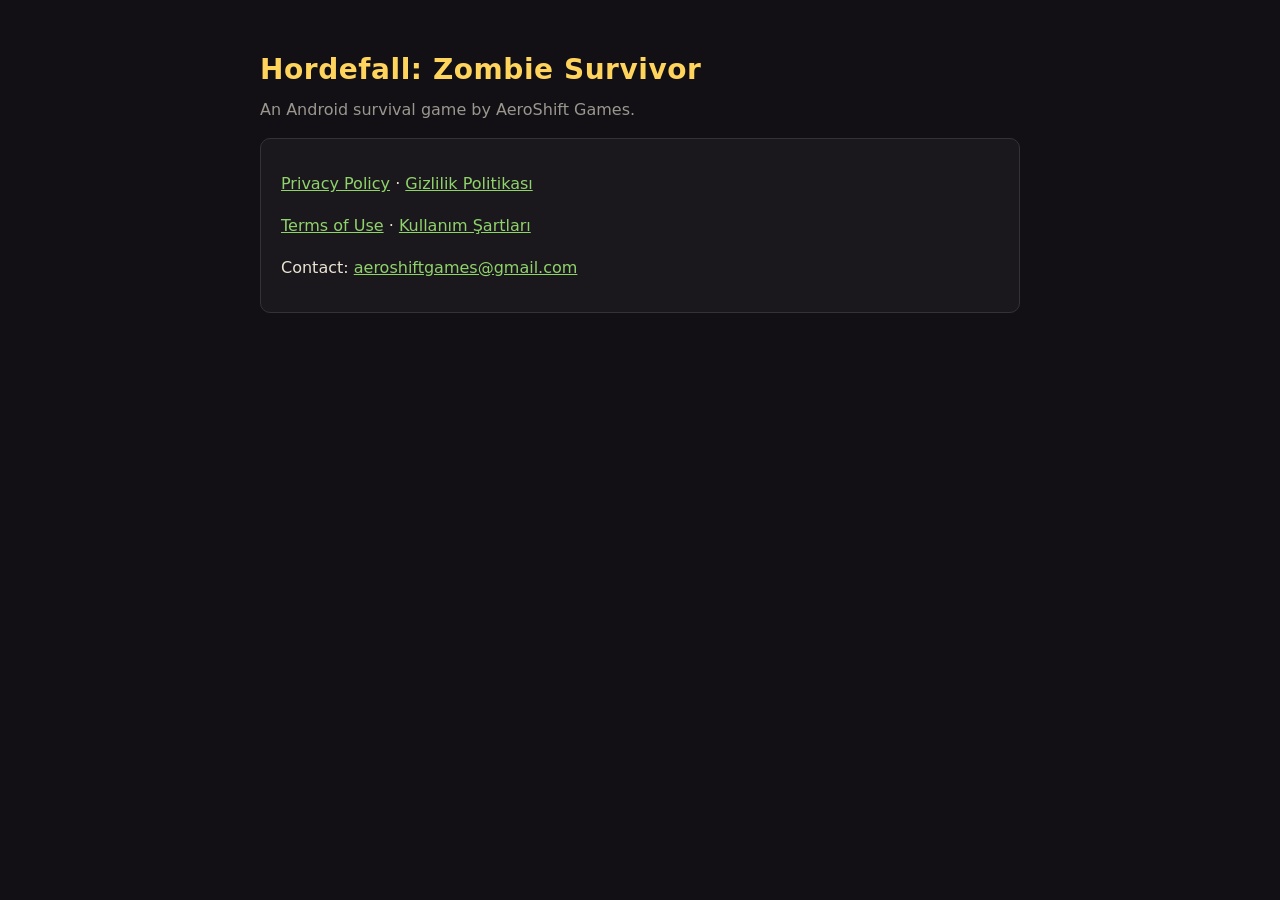
<file: index.html>
<!doctype html>
<html lang="en">
<head>
<meta charset="utf-8">
<meta name="viewport" content="width=device-width, initial-scale=1">
<title>Hordefall: Zombie Survivor</title>
<link rel="stylesheet" href="style.css">
</head>
<body>
<main>
<h1>Hordefall: Zombie Survivor</h1>
<p class="sub">An Android survival game by AeroShift Games.</p>
<div class="card">
<p><a href="privacy.html">Privacy Policy</a> · <a href="privacy.html#tr">Gizlilik Politikası</a></p>
<p><a href="terms.html">Terms of Use</a> · <a href="terms.html#tr">Kullanım Şartları</a></p>
<p>Contact: <a href="mailto:aeroshiftgames@gmail.com">aeroshiftgames@gmail.com</a></p>
</div>
</main>
</body>
</html>
</file>
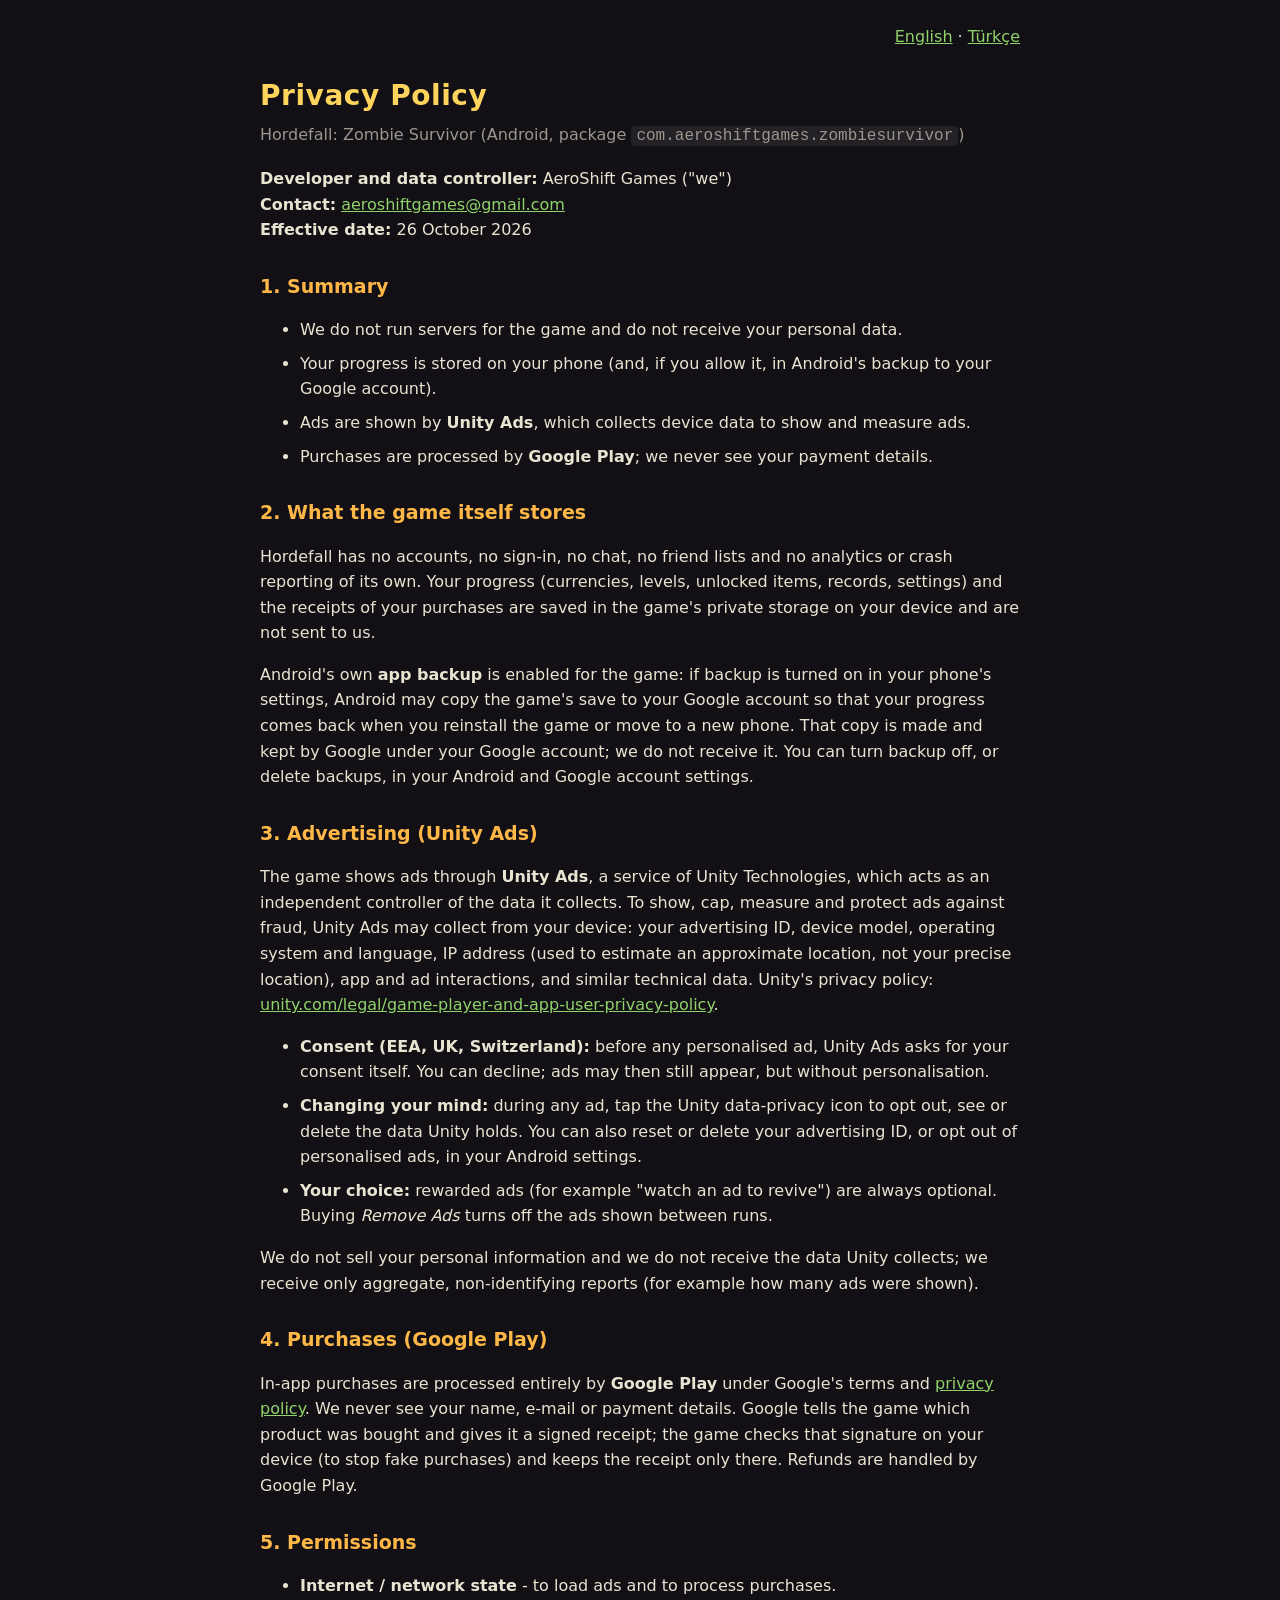
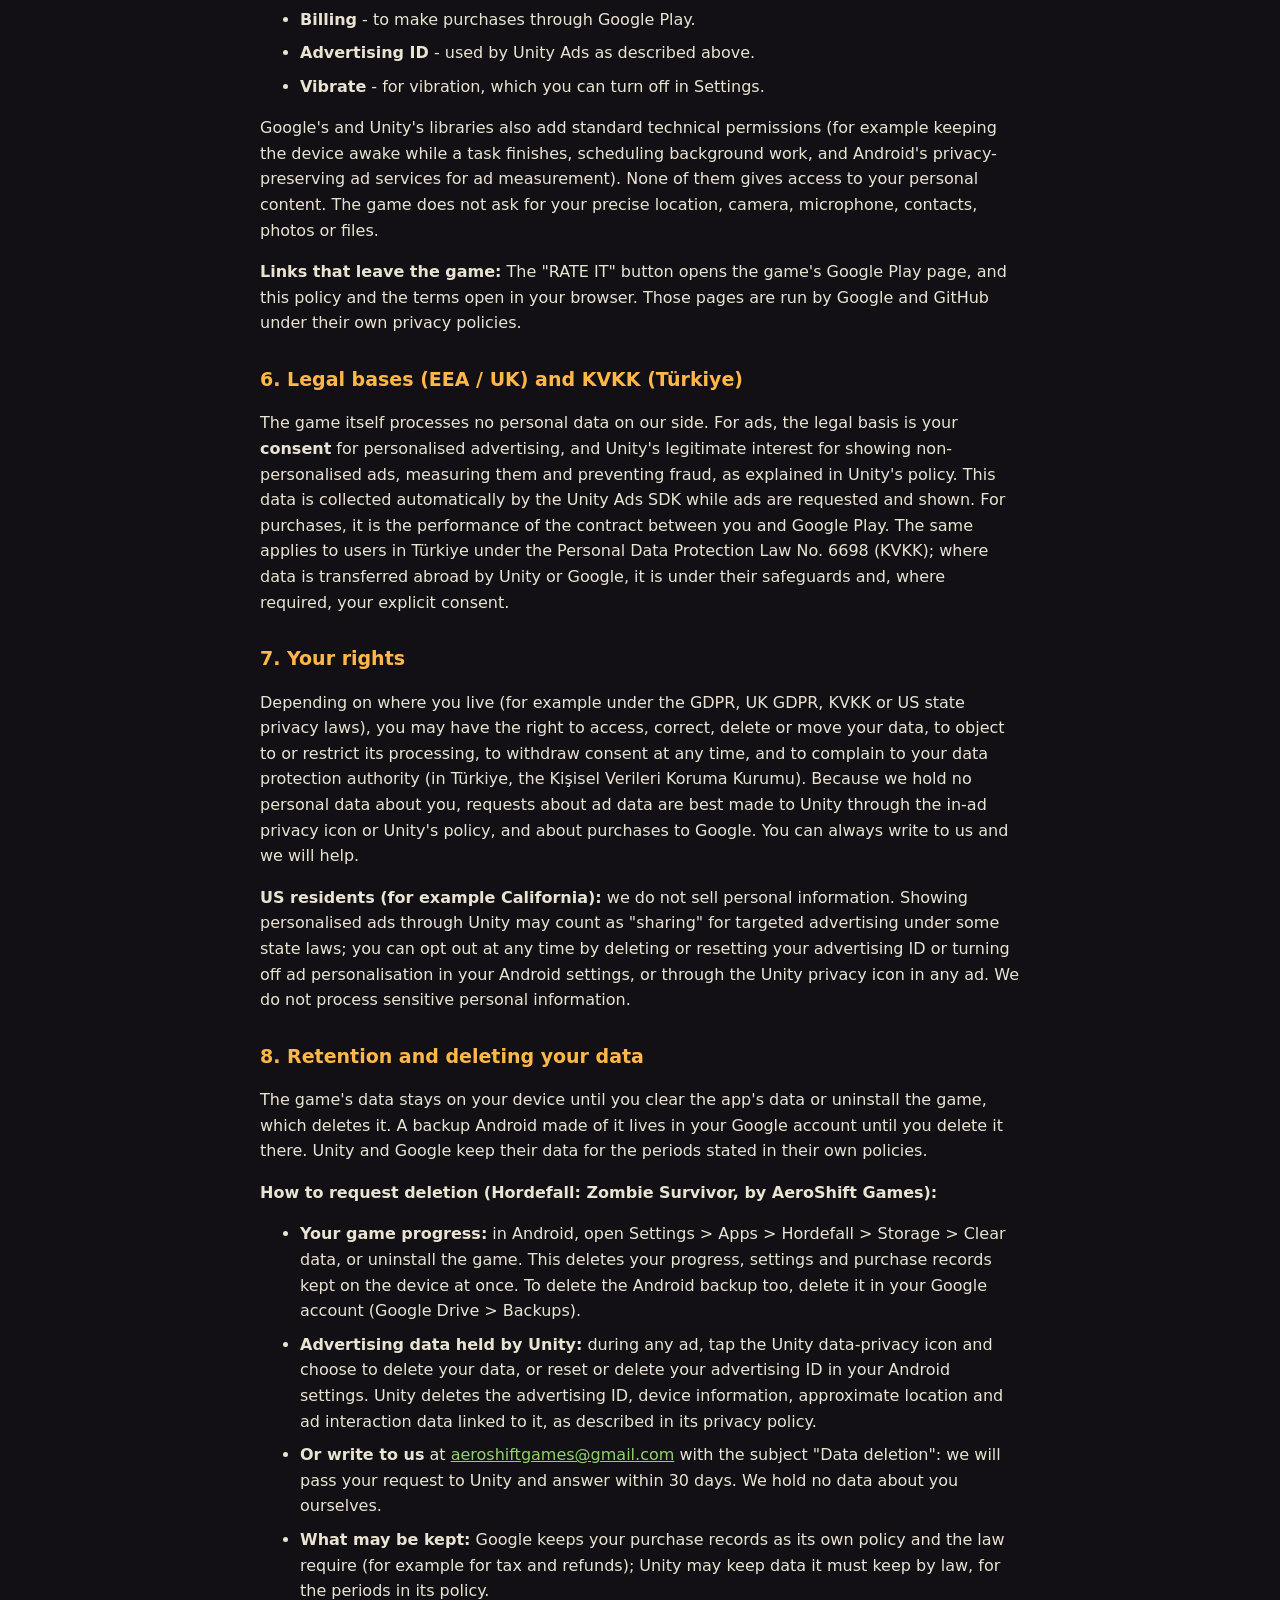
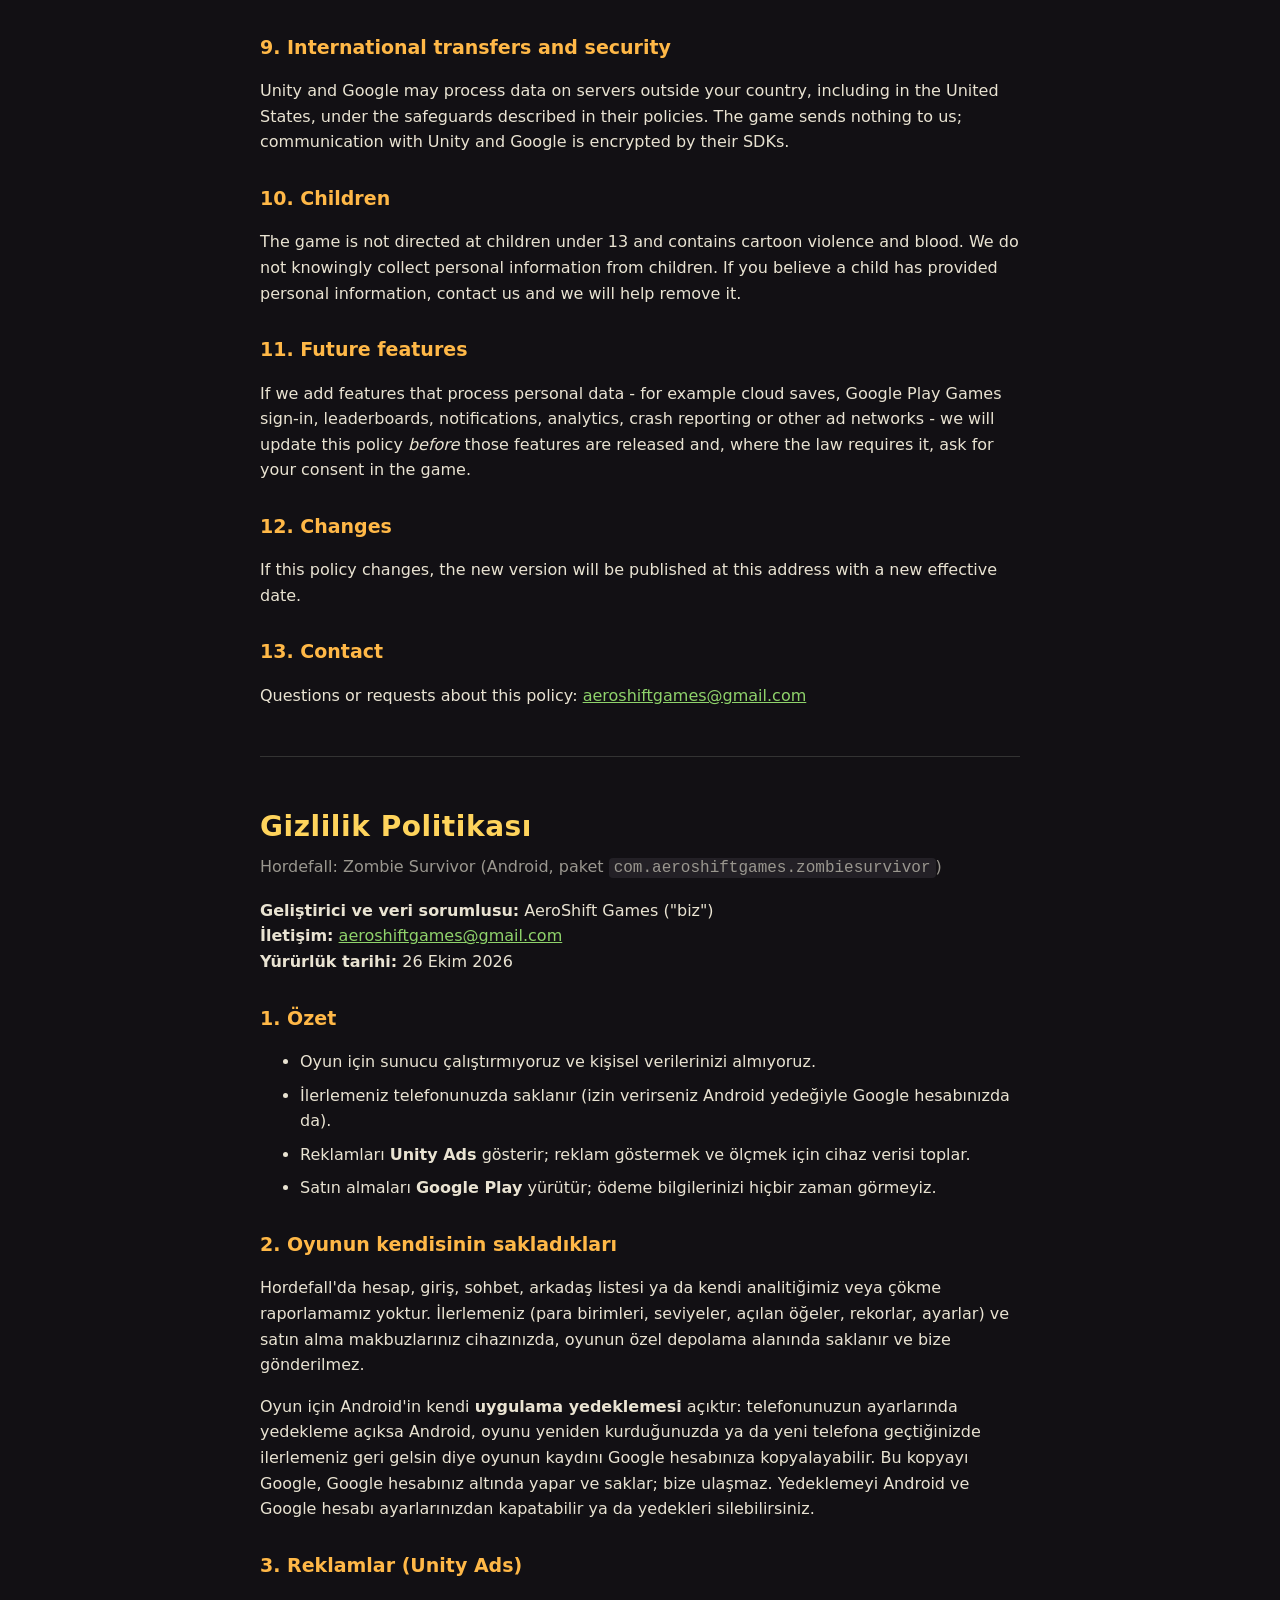
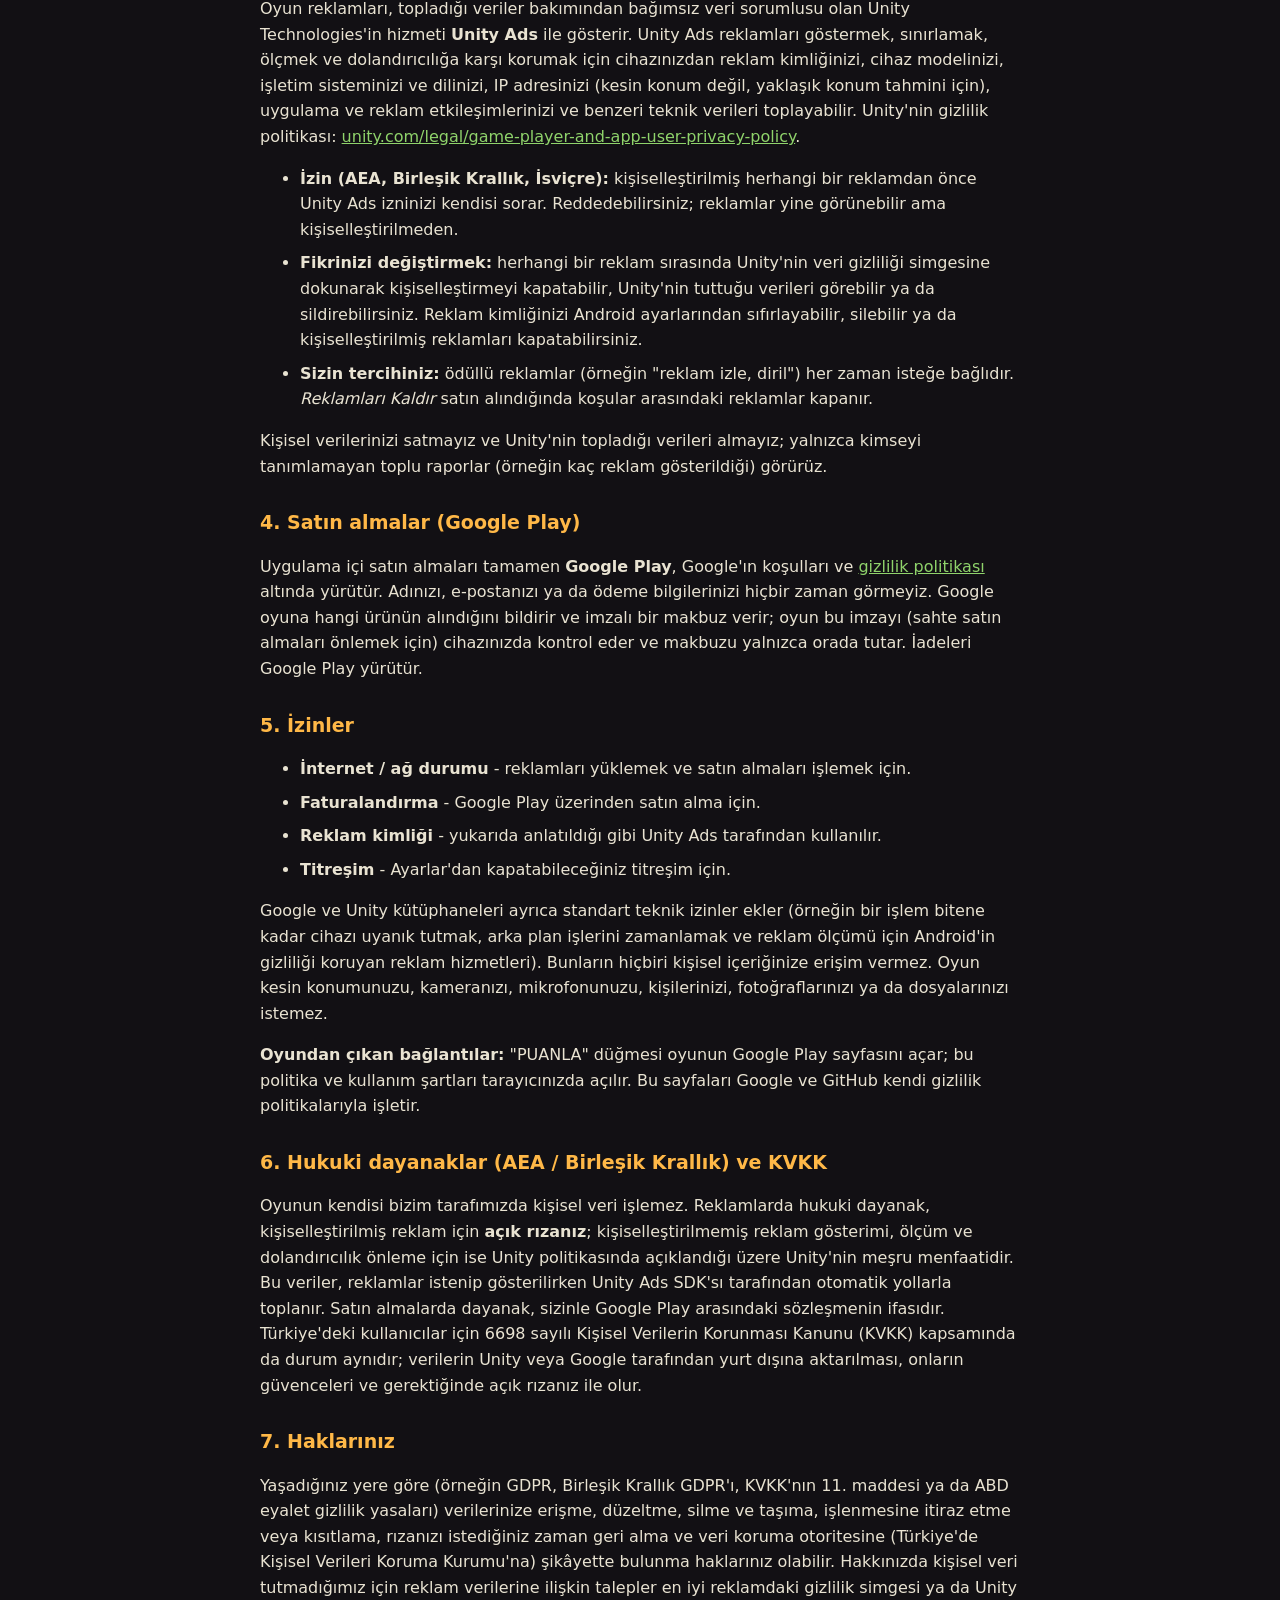
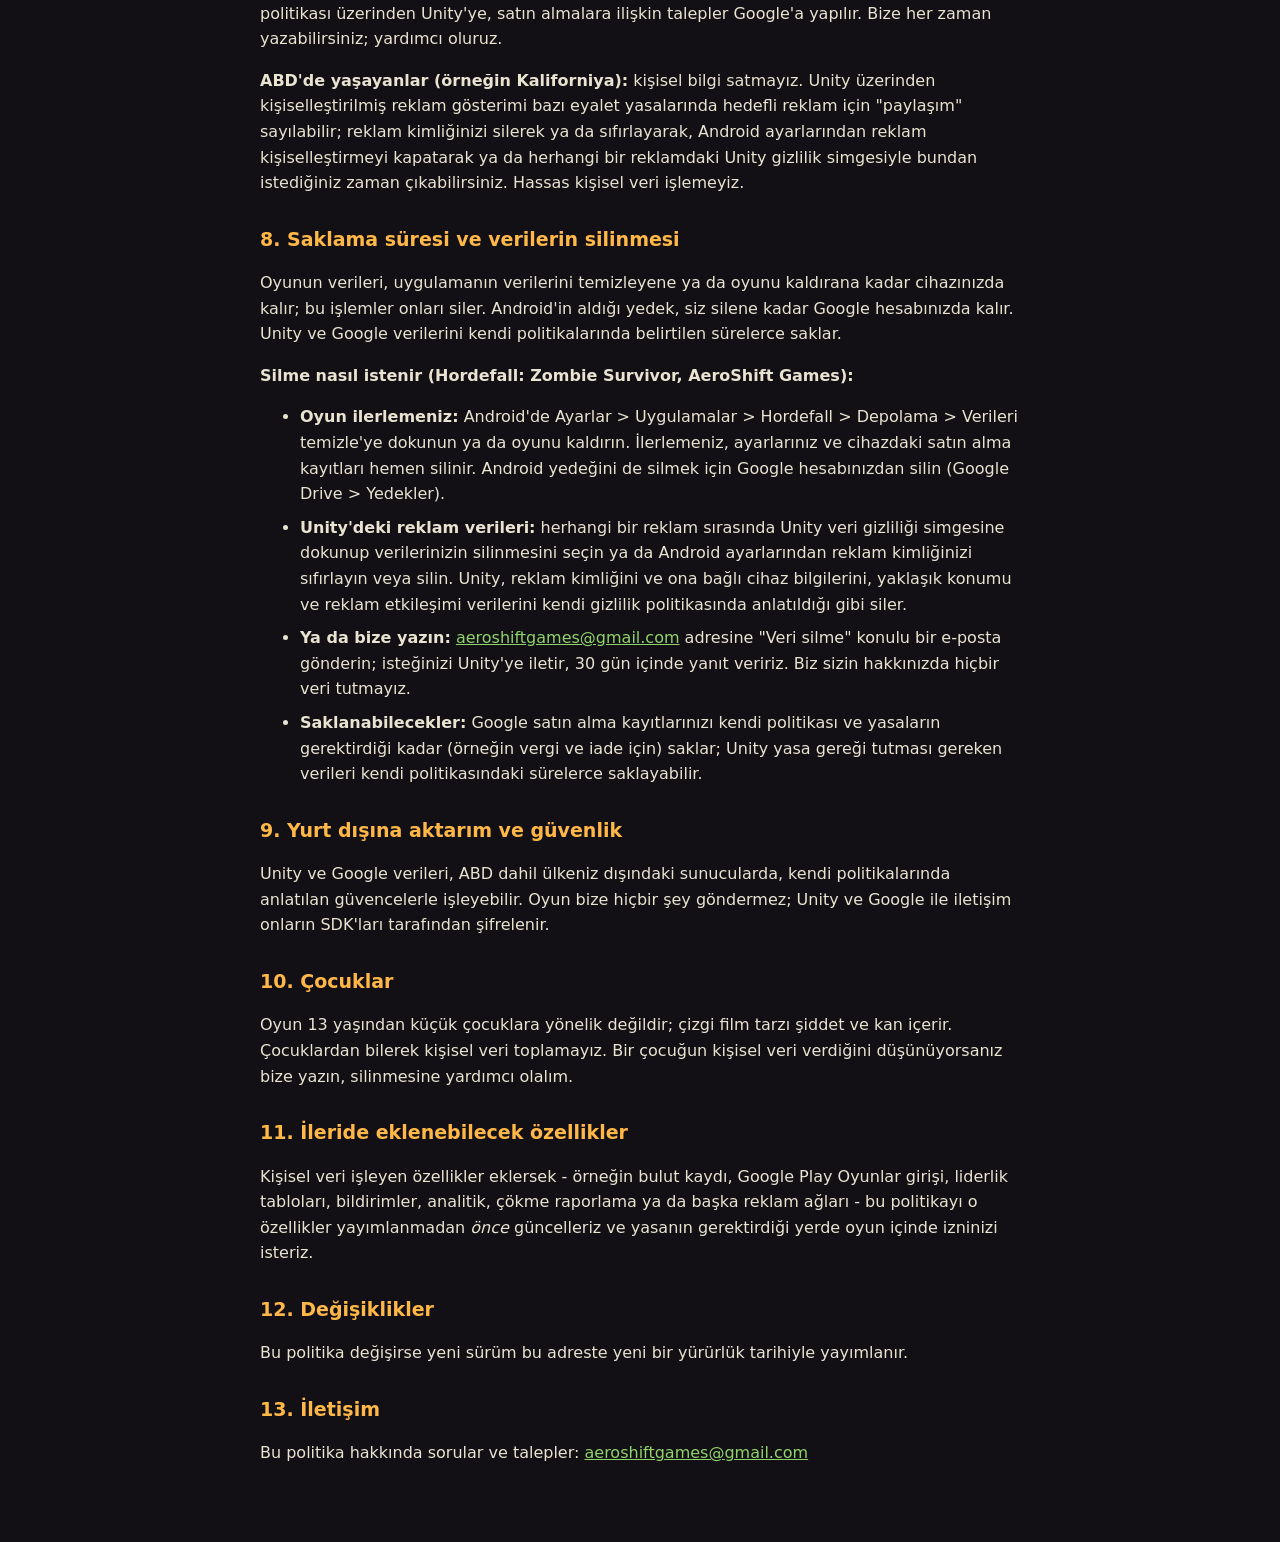
<file: privacy.html>
<!doctype html>
<html lang="en">
<head>
<meta charset="utf-8">
<meta name="viewport" content="width=device-width, initial-scale=1">
<title>Privacy Policy - Hordefall: Zombie Survivor</title>
<link rel="stylesheet" href="style.css">
</head>
<body>
<main>
<p class="lang"><a href="#en">English</a> · <a href="#tr">Türkçe</a></p>

<section id="en">
<h1>Privacy Policy</h1>
<p class="sub">Hordefall: Zombie Survivor (Android, package <code>com.aeroshiftgames.zombiesurvivor</code>)</p>
<p><strong>Developer and data controller:</strong> AeroShift Games ("we")<br>
<strong>Contact:</strong> <a href="mailto:aeroshiftgames@gmail.com">aeroshiftgames@gmail.com</a><br>
<strong>Effective date:</strong> 26 October 2026</p>

<h2>1. Summary</h2>
<ul>
<li>We do not run servers for the game and do not receive your personal data.</li>
<li>Your progress is stored on your phone (and, if you allow it, in Android's backup to your Google account).</li>
<li>Ads are shown by <strong>Unity Ads</strong>, which collects device data to show and measure ads.</li>
<li>Purchases are processed by <strong>Google Play</strong>; we never see your payment details.</li>
</ul>

<h2>2. What the game itself stores</h2>
<p>Hordefall has no accounts, no sign-in, no chat, no friend lists and no analytics or crash reporting of its own.
Your progress (currencies, levels, unlocked items, records, settings) and the receipts of your purchases are saved in the
game's private storage on your device and are not sent to us.</p>
<p>Android's own <strong>app backup</strong> is enabled for the game: if backup is turned on in your phone's settings,
Android may copy the game's save to your Google account so that your progress comes back when you reinstall the game
or move to a new phone. That copy is made and kept by Google under your Google account; we do not receive it.
You can turn backup off, or delete backups, in your Android and Google account settings.</p>

<h2>3. Advertising (Unity Ads)</h2>
<p>The game shows ads through <strong>Unity Ads</strong>, a service of Unity Technologies, which acts as an independent
controller of the data it collects. To show, cap, measure and protect ads against fraud, Unity Ads may collect from your device:
your advertising ID, device model, operating system and language, IP address (used to estimate an approximate location,
not your precise location), app and ad interactions, and similar technical data. Unity's privacy policy:
<a href="https://unity.com/legal/game-player-and-app-user-privacy-policy">unity.com/legal/game-player-and-app-user-privacy-policy</a>.</p>
<ul>
<li><strong>Consent (EEA, UK, Switzerland):</strong> before any personalised ad, Unity Ads asks for your consent itself.
You can decline; ads may then still appear, but without personalisation.</li>
<li><strong>Changing your mind:</strong> during any ad, tap the Unity data-privacy icon to opt out, see or delete
the data Unity holds. You can also reset or delete your advertising ID, or opt out of personalised ads, in your Android settings.</li>
<li><strong>Your choice:</strong> rewarded ads (for example "watch an ad to revive") are always optional. Buying
<em>Remove Ads</em> turns off the ads shown between runs.</li>
</ul>
<p>We do not sell your personal information and we do not receive the data Unity collects; we receive only aggregate,
non-identifying reports (for example how many ads were shown).</p>

<h2>4. Purchases (Google Play)</h2>
<p>In-app purchases are processed entirely by <strong>Google Play</strong> under Google's terms and
<a href="https://policies.google.com/privacy">privacy policy</a>. We never see your name, e-mail or payment details.
Google tells the game which product was bought and gives it a signed receipt; the game checks that signature
on your device (to stop fake purchases) and keeps the receipt only there. Refunds are handled by Google Play.</p>

<h2>5. Permissions</h2>
<ul>
<li><strong>Internet / network state</strong> - to load ads and to process purchases.</li>
<li><strong>Billing</strong> - to make purchases through Google Play.</li>
<li><strong>Advertising ID</strong> - used by Unity Ads as described above.</li>
<li><strong>Vibrate</strong> - for vibration, which you can turn off in Settings.</li>
</ul>
<p>Google's and Unity's libraries also add standard technical permissions (for example keeping the device awake while a task finishes,
scheduling background work, and Android's privacy-preserving ad services for ad measurement). None of them gives access to your personal
content. The game does not ask for your precise location, camera, microphone, contacts, photos or files.</p>
<p><strong>Links that leave the game:</strong> The "RATE IT" button opens the game's Google Play page, and this policy and the terms open
in your browser. Those pages are run by Google and GitHub under their own privacy policies.</p>

<h2>6. Legal bases (EEA / UK) and KVKK (Türkiye)</h2>
<p>The game itself processes no personal data on our side. For ads, the legal basis is your <strong>consent</strong> for
personalised advertising, and Unity's legitimate interest for showing non-personalised ads, measuring them and preventing fraud,
as explained in Unity's policy. This data is collected automatically by the Unity Ads SDK while ads are requested and shown.
For purchases, it is the performance of the contract between you and Google Play.
The same applies to users in Türkiye under the Personal Data Protection Law No. 6698 (KVKK); where data is transferred
abroad by Unity or Google, it is under their safeguards and, where required, your explicit consent.</p>

<h2>7. Your rights</h2>
<p>Depending on where you live (for example under the GDPR, UK GDPR, KVKK or US state privacy laws), you may have the right to
access, correct, delete or move your data, to object to or restrict its processing, to withdraw consent at any time, and to
complain to your data protection authority (in Türkiye, the Kişisel Verileri Koruma Kurumu). Because we hold no personal data
about you, requests about ad data are best made to Unity through the in-ad privacy icon or Unity's policy, and about purchases
to Google. You can always write to us and we will help.</p>
<p><strong>US residents (for example California):</strong> we do not sell personal information. Showing personalised ads through
Unity may count as "sharing" for targeted advertising under some state laws; you can opt out at any time by deleting or resetting your
advertising ID or turning off ad personalisation in your Android settings, or through the Unity privacy icon in any ad. We do not
process sensitive personal information.</p>

<h2 id="delete">8. Retention and deleting your data</h2>
<p>The game's data stays on your device until you clear the app's data or uninstall the game, which deletes it.
A backup Android made of it lives in your Google account until you delete it there. Unity and Google keep their data
for the periods stated in their own policies.</p>
<p><strong>How to request deletion (Hordefall: Zombie Survivor, by AeroShift Games):</strong></p>
<ul>
<li><strong>Your game progress:</strong> in Android, open Settings &gt; Apps &gt; Hordefall &gt; Storage &gt; Clear data, or
uninstall the game. This deletes your progress, settings and purchase records kept on the device at once. To delete
the Android backup too, delete it in your Google account (Google Drive &gt; Backups).</li>
<li><strong>Advertising data held by Unity:</strong> during any ad, tap the Unity data-privacy icon and choose to delete
your data, or reset or delete your advertising ID in your Android settings. Unity deletes the advertising ID, device
information, approximate location and ad interaction data linked to it, as described in its privacy policy.</li>
<li><strong>Or write to us</strong> at <a href="mailto:aeroshiftgames@gmail.com">aeroshiftgames@gmail.com</a> with the subject
"Data deletion": we will pass your request to Unity and answer within 30 days. We hold no data about you ourselves.</li>
<li><strong>What may be kept:</strong> Google keeps your purchase records as its own policy and the law require
(for example for tax and refunds); Unity may keep data it must keep by law, for the periods in its policy.</li>
</ul>

<h2>9. International transfers and security</h2>
<p>Unity and Google may process data on servers outside your country, including in the United States, under the safeguards
described in their policies. The game sends nothing to us; communication with Unity and Google is encrypted by their SDKs.</p>

<h2>10. Children</h2>
<p>The game is not directed at children under 13 and contains cartoon violence and blood. We do not knowingly collect personal
information from children. If you believe a child has provided personal information, contact us and we will help remove it.</p>

<h2>11. Future features</h2>
<p>If we add features that process personal data - for example cloud saves, Google Play Games sign-in, leaderboards,
notifications, analytics, crash reporting or other ad networks - we will update this policy <em>before</em> those features are
released and, where the law requires it, ask for your consent in the game.</p>

<h2>12. Changes</h2>
<p>If this policy changes, the new version will be published at this address with a new effective date.</p>

<h2>13. Contact</h2>
<p>Questions or requests about this policy: <a href="mailto:aeroshiftgames@gmail.com">aeroshiftgames@gmail.com</a></p>
</section>

<hr>

<section id="tr">
<h1>Gizlilik Politikası</h1>
<p class="sub">Hordefall: Zombie Survivor (Android, paket <code>com.aeroshiftgames.zombiesurvivor</code>)</p>
<p><strong>Geliştirici ve veri sorumlusu:</strong> AeroShift Games ("biz")<br>
<strong>İletişim:</strong> <a href="mailto:aeroshiftgames@gmail.com">aeroshiftgames@gmail.com</a><br>
<strong>Yürürlük tarihi:</strong> 26 Ekim 2026</p>

<h2>1. Özet</h2>
<ul>
<li>Oyun için sunucu çalıştırmıyoruz ve kişisel verilerinizi almıyoruz.</li>
<li>İlerlemeniz telefonunuzda saklanır (izin verirseniz Android yedeğiyle Google hesabınızda da).</li>
<li>Reklamları <strong>Unity Ads</strong> gösterir; reklam göstermek ve ölçmek için cihaz verisi toplar.</li>
<li>Satın almaları <strong>Google Play</strong> yürütür; ödeme bilgilerinizi hiçbir zaman görmeyiz.</li>
</ul>

<h2>2. Oyunun kendisinin sakladıkları</h2>
<p>Hordefall'da hesap, giriş, sohbet, arkadaş listesi ya da kendi analitiğimiz veya çökme raporlamamız yoktur. İlerlemeniz
(para birimleri, seviyeler, açılan öğeler, rekorlar, ayarlar) ve satın alma makbuzlarınız cihazınızda, oyunun özel depolama
alanında saklanır ve bize gönderilmez.</p>
<p>Oyun için Android'in kendi <strong>uygulama yedeklemesi</strong> açıktır: telefonunuzun ayarlarında yedekleme açıksa Android,
oyunu yeniden kurduğunuzda ya da yeni telefona geçtiğinizde ilerlemeniz geri gelsin diye oyunun kaydını Google hesabınıza
kopyalayabilir. Bu kopyayı Google, Google hesabınız altında yapar ve saklar; bize ulaşmaz. Yedeklemeyi Android ve Google hesabı
ayarlarınızdan kapatabilir ya da yedekleri silebilirsiniz.</p>

<h2>3. Reklamlar (Unity Ads)</h2>
<p>Oyun reklamları, topladığı veriler bakımından bağımsız veri sorumlusu olan Unity Technologies'in hizmeti <strong>Unity Ads</strong>
ile gösterir. Unity Ads reklamları göstermek, sınırlamak, ölçmek ve dolandırıcılığa karşı korumak için cihazınızdan reklam
kimliğinizi, cihaz modelinizi, işletim sisteminizi ve dilinizi, IP adresinizi (kesin konum değil, yaklaşık konum tahmini için),
uygulama ve reklam etkileşimlerinizi ve benzeri teknik verileri toplayabilir. Unity'nin gizlilik politikası:
<a href="https://unity.com/legal/game-player-and-app-user-privacy-policy">unity.com/legal/game-player-and-app-user-privacy-policy</a>.</p>
<ul>
<li><strong>İzin (AEA, Birleşik Krallık, İsviçre):</strong> kişiselleştirilmiş herhangi bir reklamdan önce Unity Ads izninizi
kendisi sorar. Reddedebilirsiniz; reklamlar yine görünebilir ama kişiselleştirilmeden.</li>
<li><strong>Fikrinizi değiştirmek:</strong> herhangi bir reklam sırasında Unity'nin veri gizliliği simgesine dokunarak
kişiselleştirmeyi kapatabilir, Unity'nin tuttuğu verileri görebilir ya da sildirebilirsiniz. Reklam kimliğinizi Android
ayarlarından sıfırlayabilir, silebilir ya da kişiselleştirilmiş reklamları kapatabilirsiniz.</li>
<li><strong>Sizin tercihiniz:</strong> ödüllü reklamlar (örneğin "reklam izle, diril") her zaman isteğe bağlıdır.
<em>Reklamları Kaldır</em> satın alındığında koşular arasındaki reklamlar kapanır.</li>
</ul>
<p>Kişisel verilerinizi satmayız ve Unity'nin topladığı verileri almayız; yalnızca kimseyi tanımlamayan toplu raporlar
(örneğin kaç reklam gösterildiği) görürüz.</p>

<h2>4. Satın almalar (Google Play)</h2>
<p>Uygulama içi satın almaları tamamen <strong>Google Play</strong>, Google'ın koşulları ve
<a href="https://policies.google.com/privacy">gizlilik politikası</a> altında yürütür. Adınızı, e-postanızı ya da ödeme
bilgilerinizi hiçbir zaman görmeyiz. Google oyuna hangi ürünün alındığını bildirir ve imzalı bir makbuz verir; oyun bu imzayı
(sahte satın almaları önlemek için) cihazınızda kontrol eder ve makbuzu yalnızca orada tutar. İadeleri Google Play yürütür.</p>

<h2>5. İzinler</h2>
<ul>
<li><strong>İnternet / ağ durumu</strong> - reklamları yüklemek ve satın almaları işlemek için.</li>
<li><strong>Faturalandırma</strong> - Google Play üzerinden satın alma için.</li>
<li><strong>Reklam kimliği</strong> - yukarıda anlatıldığı gibi Unity Ads tarafından kullanılır.</li>
<li><strong>Titreşim</strong> - Ayarlar'dan kapatabileceğiniz titreşim için.</li>
</ul>
<p>Google ve Unity kütüphaneleri ayrıca standart teknik izinler ekler (örneğin bir işlem bitene kadar cihazı uyanık tutmak, arka plan
işlerini zamanlamak ve reklam ölçümü için Android'in gizliliği koruyan reklam hizmetleri). Bunların hiçbiri kişisel içeriğinize erişim
vermez. Oyun kesin konumunuzu, kameranızı, mikrofonunuzu, kişilerinizi, fotoğraflarınızı ya da dosyalarınızı istemez.</p>
<p><strong>Oyundan çıkan bağlantılar:</strong> "PUANLA" düğmesi oyunun Google Play sayfasını açar; bu politika ve kullanım şartları
tarayıcınızda açılır. Bu sayfaları Google ve GitHub kendi gizlilik politikalarıyla işletir.</p>

<h2>6. Hukuki dayanaklar (AEA / Birleşik Krallık) ve KVKK</h2>
<p>Oyunun kendisi bizim tarafımızda kişisel veri işlemez. Reklamlarda hukuki dayanak, kişiselleştirilmiş reklam için
<strong>açık rızanız</strong>; kişiselleştirilmemiş reklam gösterimi, ölçüm ve dolandırıcılık önleme için ise Unity
politikasında açıklandığı üzere Unity'nin meşru menfaatidir. Bu veriler, reklamlar istenip gösterilirken Unity Ads SDK'sı tarafından
otomatik yollarla toplanır. Satın almalarda dayanak, sizinle Google Play arasındaki
sözleşmenin ifasıdır. Türkiye'deki kullanıcılar için 6698 sayılı Kişisel Verilerin Korunması Kanunu (KVKK) kapsamında da durum
aynıdır; verilerin Unity veya Google tarafından yurt dışına aktarılması, onların güvenceleri ve gerektiğinde açık rızanız
ile olur.</p>

<h2>7. Haklarınız</h2>
<p>Yaşadığınız yere göre (örneğin GDPR, Birleşik Krallık GDPR'ı, KVKK'nın 11. maddesi ya da ABD eyalet gizlilik yasaları)
verilerinize erişme, düzeltme, silme ve taşıma, işlenmesine itiraz etme veya kısıtlama, rızanızı istediğiniz zaman geri alma ve
veri koruma otoritesine (Türkiye'de Kişisel Verileri Koruma Kurumu'na) şikâyette bulunma haklarınız olabilir. Hakkınızda kişisel
veri tutmadığımız için reklam verilerine ilişkin talepler en iyi reklamdaki gizlilik simgesi ya da Unity politikası üzerinden
Unity'ye, satın almalara ilişkin talepler Google'a yapılır. Bize her zaman yazabilirsiniz; yardımcı oluruz.</p>
<p><strong>ABD'de yaşayanlar (örneğin Kaliforniya):</strong> kişisel bilgi satmayız. Unity üzerinden kişiselleştirilmiş reklam gösterimi
bazı eyalet yasalarında hedefli reklam için "paylaşım" sayılabilir; reklam kimliğinizi silerek ya da sıfırlayarak, Android ayarlarından
reklam kişiselleştirmeyi kapatarak ya da herhangi bir reklamdaki Unity gizlilik simgesiyle bundan istediğiniz zaman çıkabilirsiniz.
Hassas kişisel veri işlemeyiz.</p>

<h2 id="silme">8. Saklama süresi ve verilerin silinmesi</h2>
<p>Oyunun verileri, uygulamanın verilerini temizleyene ya da oyunu kaldırana kadar cihazınızda kalır; bu işlemler onları siler.
Android'in aldığı yedek, siz silene kadar Google hesabınızda kalır. Unity ve Google verilerini kendi politikalarında belirtilen
sürelerce saklar.</p>
<p><strong>Silme nasıl istenir (Hordefall: Zombie Survivor, AeroShift Games):</strong></p>
<ul>
<li><strong>Oyun ilerlemeniz:</strong> Android'de Ayarlar &gt; Uygulamalar &gt; Hordefall &gt; Depolama &gt; Verileri temizle'ye
dokunun ya da oyunu kaldırın. İlerlemeniz, ayarlarınız ve cihazdaki satın alma kayıtları hemen silinir. Android yedeğini de
silmek için Google hesabınızdan silin (Google Drive &gt; Yedekler).</li>
<li><strong>Unity'deki reklam verileri:</strong> herhangi bir reklam sırasında Unity veri gizliliği simgesine dokunup verilerinizin
silinmesini seçin ya da Android ayarlarından reklam kimliğinizi sıfırlayın veya silin. Unity, reklam kimliğini ve ona bağlı
cihaz bilgilerini, yaklaşık konumu ve reklam etkileşimi verilerini kendi gizlilik politikasında anlatıldığı gibi siler.</li>
<li><strong>Ya da bize yazın:</strong> <a href="mailto:aeroshiftgames@gmail.com">aeroshiftgames@gmail.com</a> adresine
"Veri silme" konulu bir e-posta gönderin; isteğinizi Unity'ye iletir, 30 gün içinde yanıt veririz. Biz sizin hakkınızda hiçbir veri tutmayız.</li>
<li><strong>Saklanabilecekler:</strong> Google satın alma kayıtlarınızı kendi politikası ve yasaların gerektirdiği kadar
(örneğin vergi ve iade için) saklar; Unity yasa gereği tutması gereken verileri kendi politikasındaki sürelerce saklayabilir.</li>
</ul>

<h2>9. Yurt dışına aktarım ve güvenlik</h2>
<p>Unity ve Google verileri, ABD dahil ülkeniz dışındaki sunucularda, kendi politikalarında anlatılan güvencelerle işleyebilir.
Oyun bize hiçbir şey göndermez; Unity ve Google ile iletişim onların SDK'ları tarafından şifrelenir.</p>

<h2>10. Çocuklar</h2>
<p>Oyun 13 yaşından küçük çocuklara yönelik değildir; çizgi film tarzı şiddet ve kan içerir. Çocuklardan bilerek kişisel veri
toplamayız. Bir çocuğun kişisel veri verdiğini düşünüyorsanız bize yazın, silinmesine yardımcı olalım.</p>

<h2>11. İleride eklenebilecek özellikler</h2>
<p>Kişisel veri işleyen özellikler eklersek - örneğin bulut kaydı, Google Play Oyunlar girişi, liderlik tabloları, bildirimler,
analitik, çökme raporlama ya da başka reklam ağları - bu politikayı o özellikler yayımlanmadan <em>önce</em> güncelleriz ve
yasanın gerektirdiği yerde oyun içinde izninizi isteriz.</p>

<h2>12. Değişiklikler</h2>
<p>Bu politika değişirse yeni sürüm bu adreste yeni bir yürürlük tarihiyle yayımlanır.</p>

<h2>13. İletişim</h2>
<p>Bu politika hakkında sorular ve talepler: <a href="mailto:aeroshiftgames@gmail.com">aeroshiftgames@gmail.com</a></p>
</section>
</main>
</body>
</html>
</file>
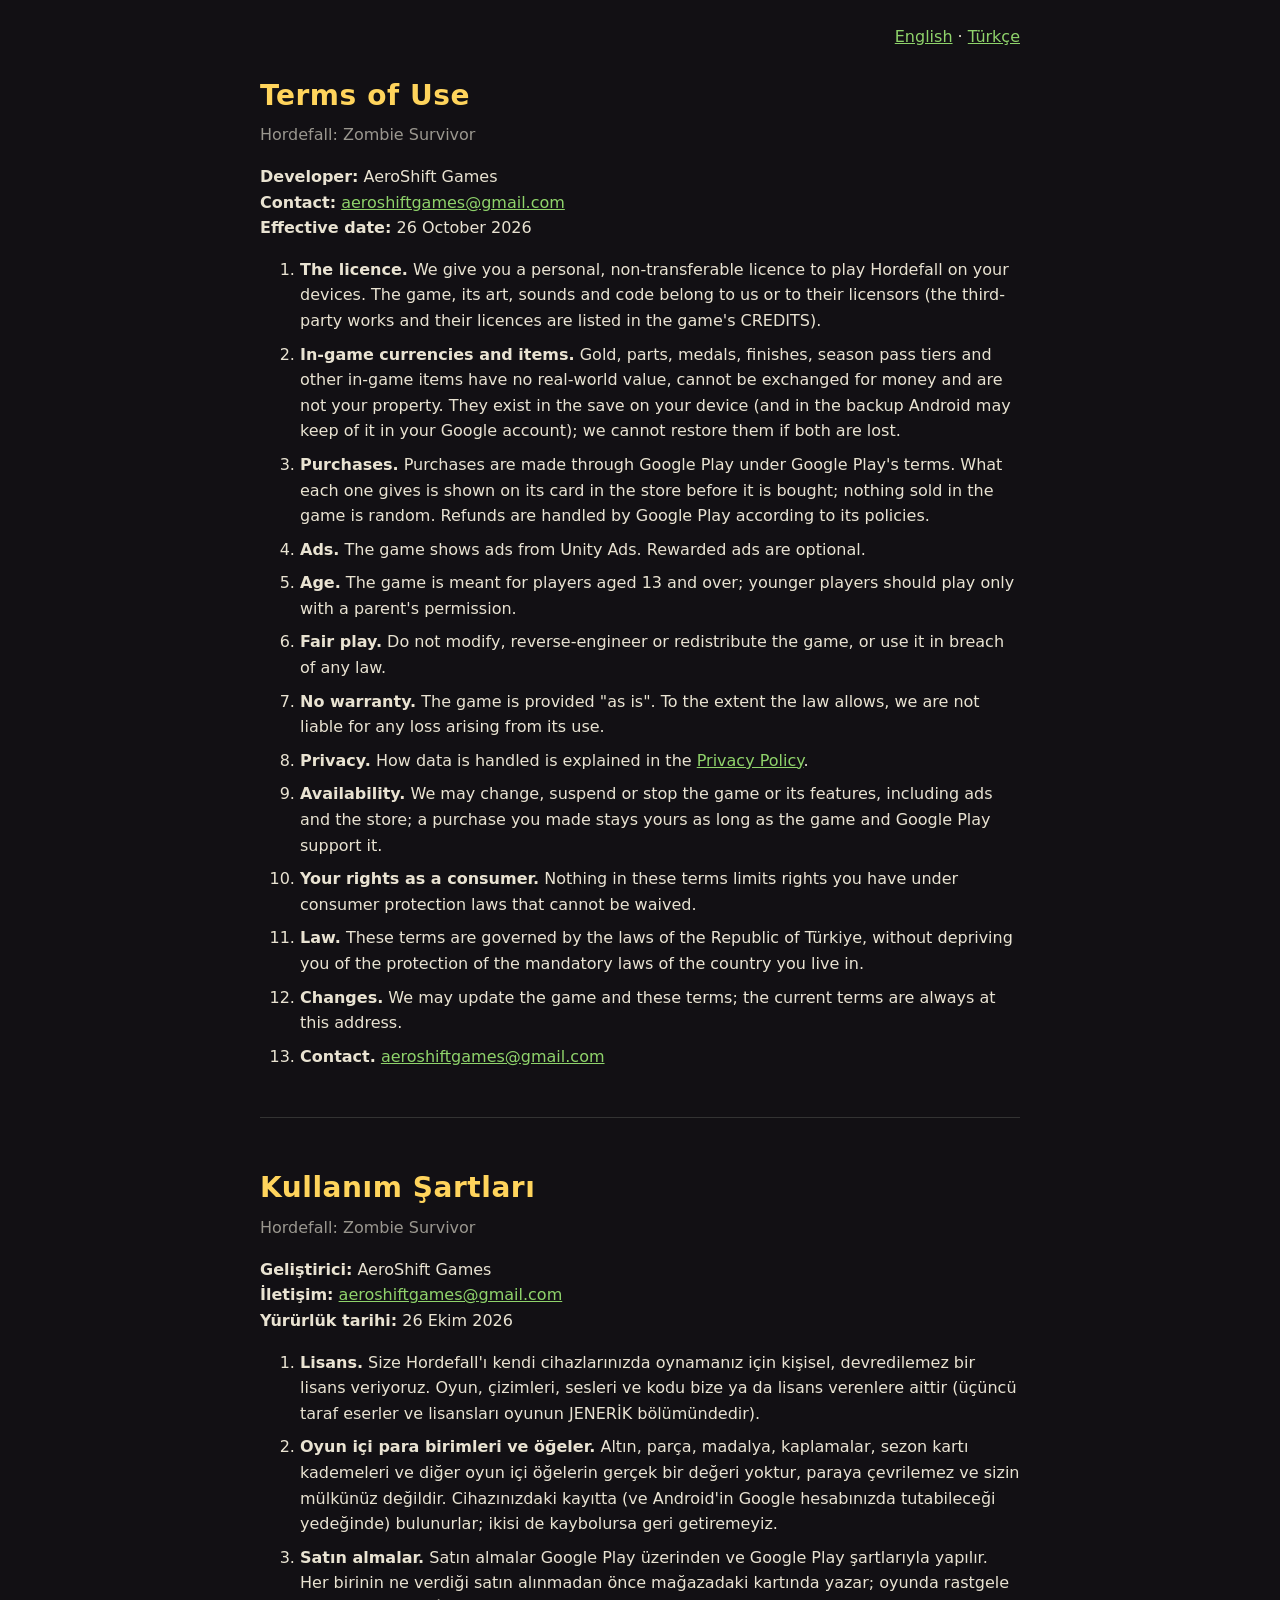
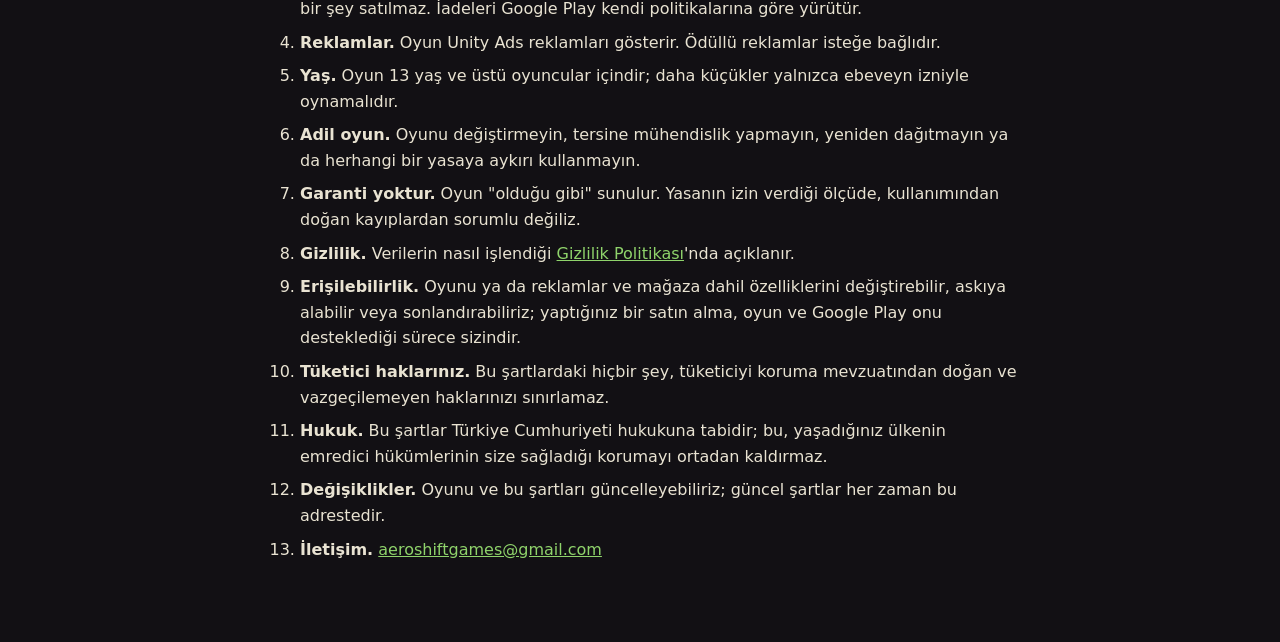
<file: terms.html>
<!doctype html>
<html lang="en">
<head>
<meta charset="utf-8">
<meta name="viewport" content="width=device-width, initial-scale=1">
<title>Terms of Use - Hordefall: Zombie Survivor</title>
<link rel="stylesheet" href="style.css">
</head>
<body>
<main>
<p class="lang"><a href="#en">English</a> · <a href="#tr">Türkçe</a></p>

<section id="en">
<h1>Terms of Use</h1>
<p class="sub">Hordefall: Zombie Survivor</p>
<p><strong>Developer:</strong> AeroShift Games<br>
<strong>Contact:</strong> <a href="mailto:aeroshiftgames@gmail.com">aeroshiftgames@gmail.com</a><br>
<strong>Effective date:</strong> 26 October 2026</p>
<ol>
<li><strong>The licence.</strong> We give you a personal, non-transferable licence to play Hordefall on your devices.
The game, its art, sounds and code belong to us or to their licensors (the third-party works and their licences are listed in the game's CREDITS).</li>
<li><strong>In-game currencies and items.</strong> Gold, parts, medals, finishes, season pass tiers and other in-game items have no
real-world value, cannot be exchanged for money and are not your property. They exist in the save on your device (and in the backup
Android may keep of it in your Google account); we cannot restore them if both are lost.</li>
<li><strong>Purchases.</strong> Purchases are made through Google Play under Google Play's terms. What each one gives is shown on its card in
the store before it is bought; nothing sold in the game is random. Refunds are handled by Google Play according to its policies.</li>
<li><strong>Ads.</strong> The game shows ads from Unity Ads. Rewarded ads are optional.</li>
<li><strong>Age.</strong> The game is meant for players aged 13 and over; younger players should play only with a parent's permission.</li>
<li><strong>Fair play.</strong> Do not modify, reverse-engineer or redistribute the game, or use it in breach of any law.</li>
<li><strong>No warranty.</strong> The game is provided "as is". To the extent the law allows, we are not liable for any loss arising from its use.</li>
<li><strong>Privacy.</strong> How data is handled is explained in the <a href="privacy.html">Privacy Policy</a>.</li>
<li><strong>Availability.</strong> We may change, suspend or stop the game or its features, including ads and the store; a purchase you made stays yours as long as the game and Google Play support it.</li>
<li><strong>Your rights as a consumer.</strong> Nothing in these terms limits rights you have under consumer protection laws that cannot be waived.</li>
<li><strong>Law.</strong> These terms are governed by the laws of the Republic of Türkiye, without depriving you of the protection of the mandatory laws of the country you live in.</li>
<li><strong>Changes.</strong> We may update the game and these terms; the current terms are always at this address.</li>
<li><strong>Contact.</strong> <a href="mailto:aeroshiftgames@gmail.com">aeroshiftgames@gmail.com</a></li>
</ol>
</section>

<hr>

<section id="tr">
<h1>Kullanım Şartları</h1>
<p class="sub">Hordefall: Zombie Survivor</p>
<p><strong>Geliştirici:</strong> AeroShift Games<br>
<strong>İletişim:</strong> <a href="mailto:aeroshiftgames@gmail.com">aeroshiftgames@gmail.com</a><br>
<strong>Yürürlük tarihi:</strong> 26 Ekim 2026</p>
<ol>
<li><strong>Lisans.</strong> Size Hordefall'ı kendi cihazlarınızda oynamanız için kişisel, devredilemez bir lisans veriyoruz. Oyun, çizimleri,
sesleri ve kodu bize ya da lisans verenlere aittir (üçüncü taraf eserler ve lisansları oyunun JENERİK bölümündedir).</li>
<li><strong>Oyun içi para birimleri ve öğeler.</strong> Altın, parça, madalya, kaplamalar, sezon kartı kademeleri ve diğer oyun içi öğelerin
gerçek bir değeri yoktur, paraya çevrilemez ve sizin mülkünüz değildir. Cihazınızdaki kayıtta (ve Android'in Google hesabınızda tutabileceği
yedeğinde) bulunurlar; ikisi de kaybolursa geri getiremeyiz.</li>
<li><strong>Satın almalar.</strong> Satın almalar Google Play üzerinden ve Google Play şartlarıyla yapılır. Her birinin ne verdiği satın alınmadan
önce mağazadaki kartında yazar; oyunda rastgele bir şey satılmaz. İadeleri Google Play kendi politikalarına göre yürütür.</li>
<li><strong>Reklamlar.</strong> Oyun Unity Ads reklamları gösterir. Ödüllü reklamlar isteğe bağlıdır.</li>
<li><strong>Yaş.</strong> Oyun 13 yaş ve üstü oyuncular içindir; daha küçükler yalnızca ebeveyn izniyle oynamalıdır.</li>
<li><strong>Adil oyun.</strong> Oyunu değiştirmeyin, tersine mühendislik yapmayın, yeniden dağıtmayın ya da herhangi bir yasaya aykırı kullanmayın.</li>
<li><strong>Garanti yoktur.</strong> Oyun "olduğu gibi" sunulur. Yasanın izin verdiği ölçüde, kullanımından doğan kayıplardan sorumlu değiliz.</li>
<li><strong>Gizlilik.</strong> Verilerin nasıl işlendiği <a href="privacy.html">Gizlilik Politikası</a>'nda açıklanır.</li>
<li><strong>Erişilebilirlik.</strong> Oyunu ya da reklamlar ve mağaza dahil özelliklerini değiştirebilir, askıya alabilir veya sonlandırabiliriz; yaptığınız bir satın alma, oyun ve Google Play onu desteklediği sürece sizindir.</li>
<li><strong>Tüketici haklarınız.</strong> Bu şartlardaki hiçbir şey, tüketiciyi koruma mevzuatından doğan ve vazgeçilemeyen haklarınızı sınırlamaz.</li>
<li><strong>Hukuk.</strong> Bu şartlar Türkiye Cumhuriyeti hukukuna tabidir; bu, yaşadığınız ülkenin emredici hükümlerinin size sağladığı korumayı ortadan kaldırmaz.</li>
<li><strong>Değişiklikler.</strong> Oyunu ve bu şartları güncelleyebiliriz; güncel şartlar her zaman bu adrestedir.</li>
<li><strong>İletişim.</strong> <a href="mailto:aeroshiftgames@gmail.com">aeroshiftgames@gmail.com</a></li>
</ol>
</section>
</main>
</body>
</html>
</file>
<file: style.css>
:root { color-scheme: dark; }
body {
  margin: 0;
  background: #121014;
  color: #e9e3d2;
  font: 16px/1.6 system-ui, -apple-system, "Segoe UI", Roboto, sans-serif;
}
main { max-width: 760px; margin: 0 auto; padding: 24px 16px 64px; }
h1 { color: #ffd45c; font-size: 28px; margin: 24px 0 4px; letter-spacing: 0.02em; }
h2 { color: #ffb847; font-size: 19px; margin: 28px 0 6px; }
.sub { color: #9a978f; margin-top: 0; }
a { color: #8fd36b; }
code { background: #232026; padding: 1px 5px; border-radius: 4px; }
hr { border: 0; border-top: 1px solid #333; margin: 48px 0; }
.lang { text-align: right; margin: 0; }
li { margin: 8px 0; }
.card { background: #1b181d; border: 1px solid #333; border-radius: 10px; padding: 16px 20px; margin: 16px 0; }
</file>
